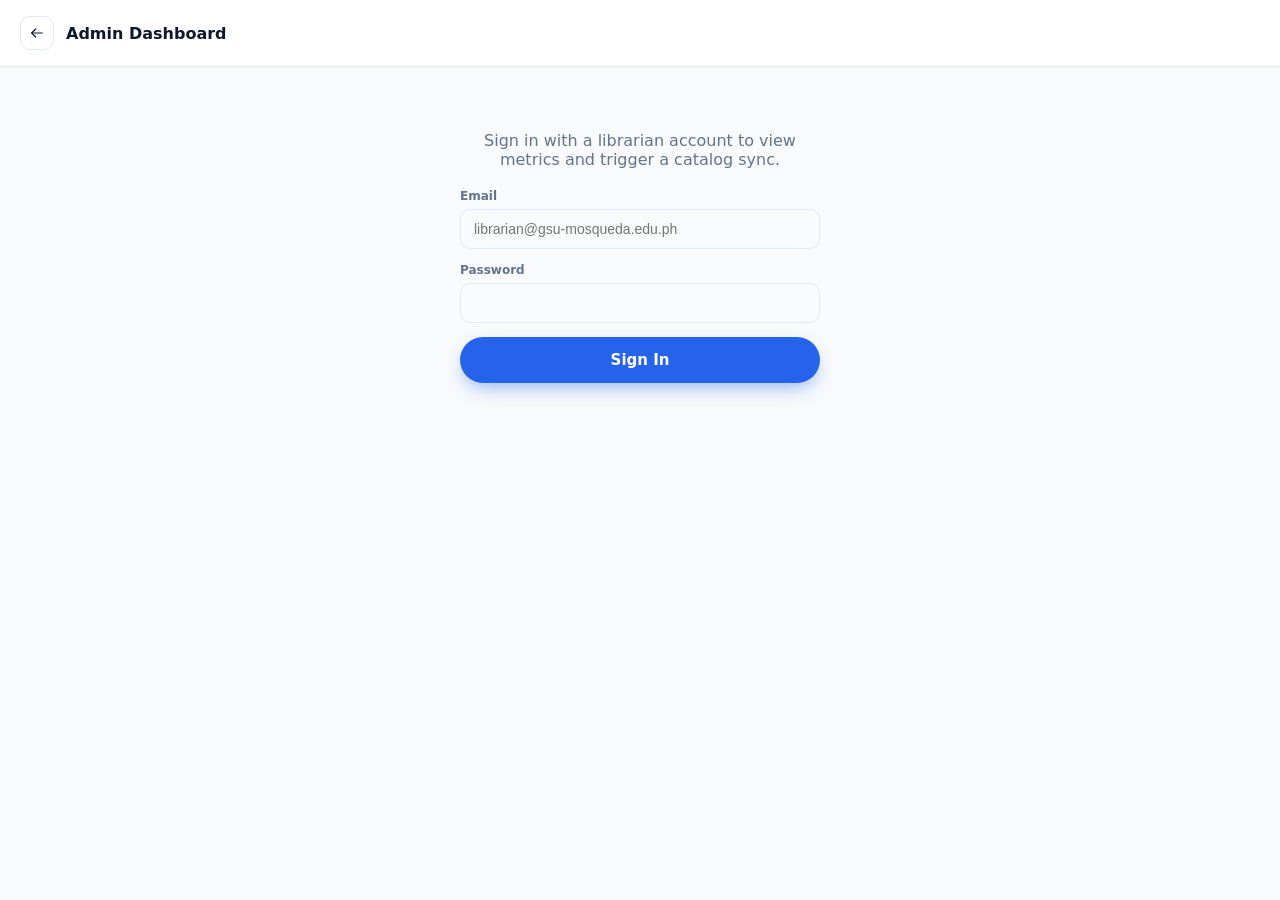
<file: frontend/admin/index.html>
<!DOCTYPE html>
<html lang="en">
<head>
<meta charset="UTF-8">
<meta name="viewport" content="width=device-width, initial-scale=1.0">
<title>ASKMQL — Admin</title>
<link rel="stylesheet" href="../css/tokens/colors.css">
<link rel="stylesheet" href="../css/tokens/typography.css">
<link rel="stylesheet" href="../css/tokens/spacing.css">
<link rel="stylesheet" href="../css/base/reset.css">
<link rel="stylesheet" href="../css/base/base.css">
<link rel="stylesheet" href="../css/layouts/page.css">
<link rel="stylesheet" href="../css/components/buttons.css">
<link rel="stylesheet" href="../css/components/forms.css">
<link rel="stylesheet" href="../css/themes/light.css">
<style>
  .metric-grid{display:grid; grid-template-columns:repeat(auto-fit,minmax(160px,1fr)); gap:12px; margin:20px 0;}
  .metric-card{background:var(--surface); border:1px solid var(--line); border-radius:14px; padding:16px;}
  .metric-card .n{font-family:var(--font-display); font-size:24px; font-weight:800; color:var(--primary);}
  .metric-card .l{font-size:12px; color:var(--muted); margin-top:4px;}
  .admin-form{display:flex; gap:8px; flex-wrap:wrap; margin-bottom:8px;}
  .admin-form input{flex:1; min-width:200px; padding:10px 12px; border-radius:10px; border:1px solid var(--line);}
  .admin-note{font-size:12.5px; color:var(--muted); margin-top:12px;}
  .admin-gate{max-width:360px; margin:40px auto; text-align:center;}
  .field{margin-bottom:14px;}
  .field label{display:block; font-size:12px; font-weight:600; color:var(--muted); margin-bottom:6px;}
  .field input{width:100%; padding:11px 13px; border-radius:10px; border:1px solid var(--line); font-size:14px; background:var(--bg); color:var(--ink);}
  .field input:focus{outline:none; border-color:var(--secondary); box-shadow:0 0 0 3px var(--accent);}
</style>
</head>
<body>

<div class="page">
  <header class="page-header">
    <a class="page-back" href="../chat.html"><span data-icon="arrow-left"></span></a>
    <h1>Admin Dashboard</h1>
    <div style="margin-left:auto; display:flex; align-items:center; gap:10px;">
      <span id="whoami" style="font-size:12px; color:var(--muted);"></span>
      <button class="icon-btn" id="signOutBtn" title="Sign out" style="display:none;"><span data-icon="logout"></span></button>
    </div>
  </header>
  <main class="page-body">

    <!-- Shown until a librarian is signed in -->
    <div class="admin-gate" id="gate">
      <p style="color:var(--muted); margin-bottom:20px;">Sign in with a librarian account to view metrics and trigger a catalog sync.</p>
      <div class="field" style="text-align:left;"><label>Email</label><input type="email" id="emailInput" placeholder="librarian@gsu-mosqueda.edu.ph"></div>
      <div class="field" style="text-align:left;"><label>Password</label><input type="password" id="passwordInput"></div>
      <button class="btn-primary" id="loginBtn" style="width:100%; justify-content:center;">Sign In</button>
      <div class="admin-note" id="gateError" style="color:var(--unavailable);"></div>
    </div>

    <!-- Shown once signed in as a librarian -->
    <div id="dashboard" style="display:none;">
      <p style="color:var(--muted);">
        Aggregate query metrics from <code>services/analytics/metrics.py</code>,
        via <code>GET /api/v1/admin/metrics</code>. This always calls the real
        backend directly (there's no offline/dummy mode for admin data) —
        start it per <code>backend/README.md</code> first.
      </p>

      <div class="admin-form">
        <input type="text" id="apiBase" placeholder="API base URL" value="http://localhost:5000/api/v1">
        <button class="btn-primary" id="loadBtn" style="padding:10px 20px;">Load metrics</button>
      </div>

      <div class="metric-grid" id="metricGrid" style="display:none;">
        <div class="metric-card"><div class="n" id="mCount">–</div><div class="l">Logged queries</div></div>
        <div class="metric-card"><div class="n" id="mLatency">–</div><div class="l">Avg latency (ms)</div></div>
        <div class="metric-card"><div class="n" id="mZero">–</div><div class="l">Zero-result rate</div></div>
      </div>
      <div id="topIntents"></div>
      <div id="errorMsg" style="color:var(--unavailable); margin-top:12px;"></div>

      <div class="admin-form" style="margin-top:32px;">
        <button class="btn-outline" id="syncBtn" style="max-width:220px;"><span data-icon="database"></span> Trigger catalog sync</button>
      </div>
    </div>
  </main>
</div>

<script src="../js/core/constants.js"></script>
<script src="../js/core/dom.js"></script>
<script src="../js/core/icons.js"></script>
<script src="../js/state/catalog-data.js"></script>
<script src="../js/state/demo-users.js"></script>
<script src="../js/state/store.js"></script>
<script src="../js/api/client.js"></script>
<script src="../js/api/auth.js"></script>
<script>
(function () {
  var icons = ASKMQL.core.icons;
  icons.injectIconSprite();
  document.querySelectorAll("[data-icon]").forEach(function (el) {
    el.innerHTML = icons.icon(el.getAttribute("data-icon"));
  });

  var gate = document.getElementById("gate");
  var dashboard = document.getElementById("dashboard");
  var signOutBtn = document.getElementById("signOutBtn");

  function showSignedIn(user) {
    gate.style.display = "none";
    dashboard.style.display = "block";
    signOutBtn.style.display = "flex";
    document.getElementById("whoami").textContent = "Signed in as " + user.name;
  }
  function showGate() {
    gate.style.display = "block";
    dashboard.style.display = "none";
    signOutBtn.style.display = "none";
    document.getElementById("whoami").textContent = "";
  }

  // Reflects this page load's session -- see js/state/store.js on why
  // that's the whole story in offline mode, and a real persistent
  // cookie once ASKMQL.core.constants.USE_API is true.
  var existing = ASKMQL.state.store.getSession();
  if (existing && existing.role === "librarian") showSignedIn(existing);
  else showGate();

  document.getElementById("loginBtn").addEventListener("click", function () {
    var errEl = document.getElementById("gateError");
    errEl.textContent = "";
    ASKMQL.api.auth.login(
      document.getElementById("emailInput").value.trim(),
      document.getElementById("passwordInput").value,
      "librarian"
    ).then(showSignedIn).catch(function (err) { errEl.textContent = err.message; });
  });

  signOutBtn.addEventListener("click", function () {
    ASKMQL.api.auth.logout().then(showGate);
  });

  function headers() {
    // The session cookie (see js/api/client.js) is what actually
    // authorizes admin calls now -- credentials:"include" carries it
    // automatically, no header needed here.
    return {};
  }
  function base() { return document.getElementById("apiBase").value.replace(/\/$/, ""); }
  function showError(msg) { document.getElementById("errorMsg").textContent = msg; }

  document.getElementById("loadBtn").addEventListener("click", function () {
    showError("");
    fetch(base() + "/admin/metrics", { headers: headers(), credentials: "include" })
      .then(function (res) {
        if (!res.ok) throw new Error("Request failed (" + res.status + "). Make sure you're signed in as a librarian and the API base URL is correct.");
        return res.json();
      })
      .then(function (data) {
        document.getElementById("metricGrid").style.display = "grid";
        document.getElementById("mCount").textContent = data.count;
        document.getElementById("mLatency").textContent = data.avg_latency_ms;
        document.getElementById("mZero").textContent = (data.zero_result_rate * 100).toFixed(1) + "%";
        document.getElementById("topIntents").innerHTML = (data.top_intents || [])
          .map(function (i) { return "<div>" + i.intent + ": " + i.count + "</div>"; }).join("");
      })
      .catch(function (err) { showError(err.message); });
  });

  document.getElementById("syncBtn").addEventListener("click", function () {
    showError("");
    fetch(base() + "/admin/sync-catalog", { method: "POST", headers: headers(), credentials: "include" })
      .then(function (res) {
        if (!res.ok) throw new Error("Request failed (" + res.status + "). Make sure you're signed in as a librarian.");
        return res.json();
      })
      .then(function (data) { alert("Synced " + data.synced + " records."); })
      .catch(function (err) { showError(err.message); });
  });
})();
</script>
</body>
</html>
</file>
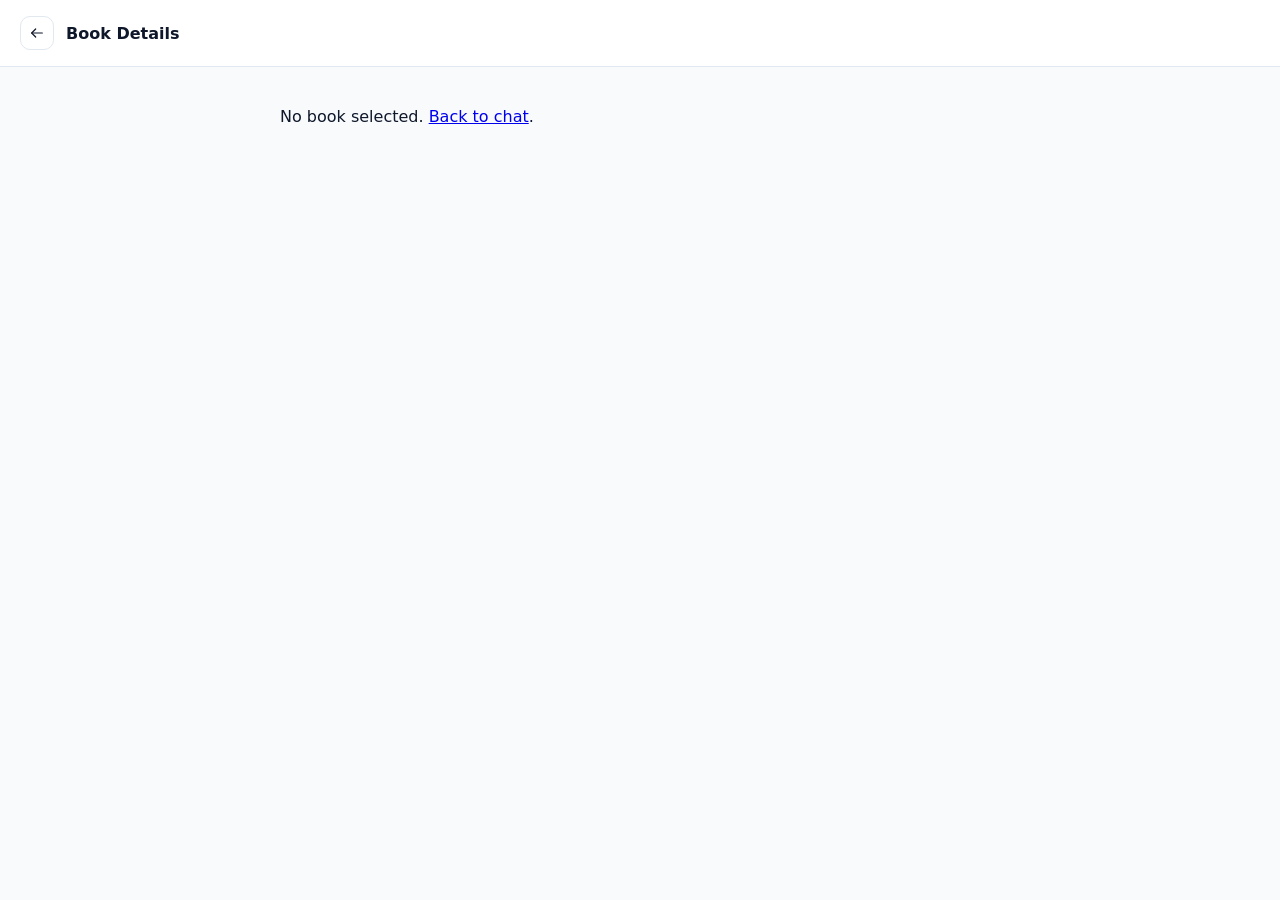
<file: frontend/book.html>
<!DOCTYPE html>
<html lang="en">
<head>
<meta charset="UTF-8">
<meta name="viewport" content="width=device-width, initial-scale=1.0">
<title>ASKMQL — Book Details</title>
<link rel="stylesheet" href="css/tokens/colors.css">
<link rel="stylesheet" href="css/tokens/typography.css">
<link rel="stylesheet" href="css/tokens/spacing.css">
<link rel="stylesheet" href="css/base/reset.css">
<link rel="stylesheet" href="css/base/base.css">
<link rel="stylesheet" href="css/layouts/page.css">
<link rel="stylesheet" href="css/components/buttons.css">
<link rel="stylesheet" href="css/components/cards.css">
<link rel="stylesheet" href="css/components/modals.css">
<link rel="stylesheet" href="css/themes/light.css">
<link rel="stylesheet" href="css/themes/dark.css">
</head>
<body>

<div class="page">
  <header class="page-header">
    <a class="page-back" href="chat.html"><span data-icon="arrow-left"></span></a>
    <h1>Book Details</h1>
  </header>
  <main class="page-body" id="bookBody">
    <p style="color:var(--muted);">Loading…</p>
  </main>
</div>

<script src="js/core/constants.js"></script>
<script src="js/core/dom.js"></script>
<script src="js/core/icons.js"></script>
<script src="js/state/catalog-data.js"></script>
<script src="js/state/store.js"></script>
<script src="js/api/client.js"></script>
<script src="js/api/books.js"></script>
<script src="js/components/book-card.js"></script>
<script>
(function () {
  var icons = ASKMQL.core.icons;
  icons.injectIconSprite();
  document.querySelectorAll("[data-icon]").forEach(function (el) {
    el.innerHTML = icons.icon(el.getAttribute("data-icon"));
  });

  var id = new URLSearchParams(window.location.search).get("id");
  var body = document.getElementById("bookBody");
  var icon = icons.icon;
  var esc = ASKMQL.core.dom.escapeHtml;

  if (!id) {
    body.innerHTML = "<p>No book selected. <a href='chat.html'>Back to chat</a>.</p>";
    return;
  }

  ASKMQL.api.books.getBook(id).then(function (book) {
    if (!book) {
      body.innerHTML = "<p>Book not found. <a href='chat.html'>Back to chat</a>.</p>";
      return;
    }
    var related = (book.related || []).map(function (rid) {
      return ASKMQL.state.catalogData.getBook(rid);
    }).filter(Boolean);

    body.innerHTML = ''
      + '<div class="details-top" style="border:1px solid var(--line); border-radius:20px; background:var(--surface);">'
      + '  <div class="details-cover" style="background:' + book.color + '">' + icon(book.icon, 'style="width:44px;height:44px;"') + '</div>'
      + '  <div class="details-headings">'
      + '    <h2>' + esc(book.title) + '</h2>'
      + '    <p class="auth">' + esc(book.author) + '</p>'
      + '    <span class="badge ' + (book.available ? "available" : "unavailable") + '">' + (book.available ? "Available" : "Checked out") + '</span>'
      + '  </div>'
      + '</div>'
      + '<div class="details-body" style="border:1px solid var(--line); border-top:none; border-radius:0 0 20px 20px; background:var(--surface); margin-top:-1px;">'
      + '  <div class="detail-grid">'
      + '    <div class="detail-field"><div class="label">Genre</div><div class="val">' + esc(book.category) + '</div></div>'
      + '    <div class="detail-field"><div class="label">Publication Year</div><div class="val">' + esc(book.year) + '</div></div>'
      + '    <div class="detail-field"><div class="label">ISBN</div><div class="val">' + esc(book.isbn) + '</div></div>'
      + '    <div class="detail-field"><div class="label">Shelf Location</div><div class="val">' + esc(book.location) + '</div></div>'
      + '  </div>'
      + '  <div><div class="detail-field"><div class="label">Description</div></div><p class="detail-desc">' + esc(book.desc || book.description) + '</p></div>'
      + '  <div><div class="detail-field"><div class="label">Related Books</div></div><div class="related-row">' + related.map(ASKMQL.components.bookCard.relatedChip).join("") + '</div></div>'
      + '</div>'
      + '<div class="details-actions" style="padding-top:16px;">'
      + '  <a class="btn-outline" href="chat.html">' + icon("arrow-left") + ' Back to Chat</a>'
      + '  <a class="btn-outline solid" href="chat.html?ask=' + encodeURIComponent(book.title) + '">' + icon("comments") + ' Ask AI About This Book</a>'
      + '</div>';
  });
})();
</script>
</body>
</html>
</file>
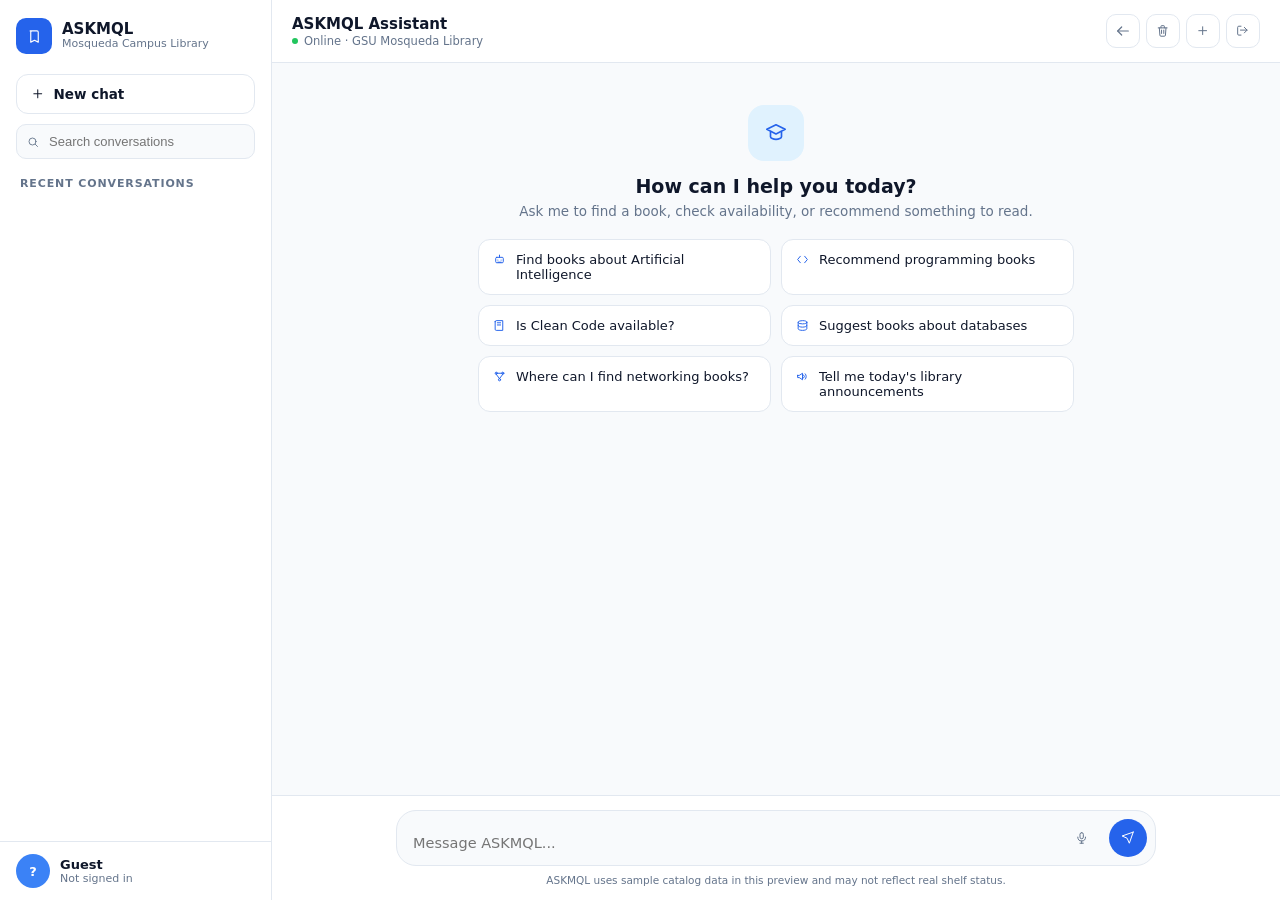
<file: frontend/chat.html>
<!DOCTYPE html>
<html lang="en">
<head>
<meta charset="UTF-8">
<meta name="viewport" content="width=device-width, initial-scale=1.0">
<title>ASKMQL — Chat</title>
<link rel="stylesheet" href="css/tokens/colors.css">
<link rel="stylesheet" href="css/tokens/typography.css">
<link rel="stylesheet" href="css/tokens/spacing.css">
<link rel="stylesheet" href="css/base/reset.css">
<link rel="stylesheet" href="css/base/base.css">
<link rel="stylesheet" href="css/layouts/app-shell.css">
<link rel="stylesheet" href="css/components/buttons.css">
<link rel="stylesheet" href="css/components/cards.css">
<link rel="stylesheet" href="css/components/chat.css">
<link rel="stylesheet" href="css/components/sidebar.css">
<link rel="stylesheet" href="css/components/composer.css">
<link rel="stylesheet" href="css/components/modals.css">
<link rel="stylesheet" href="css/themes/light.css">
<link rel="stylesheet" href="css/themes/dark.css">
</head>
<body>

<div id="app">
  <div class="app-shell">
    <div class="sidebar-backdrop" id="backdrop"></div>

    <aside class="sidebar" id="sidebar">
      <div class="sidebar-brand">
        <div class="brand-mark" data-icon="book-bookmark"></div>
        <div class="brand-text">ASKMQL<span>Mosqueda Campus Library</span></div>
      </div>
      <button class="new-chat-btn" id="newChatBtn"><span data-icon="plus"></span> New chat</button>
      <div class="sidebar-search">
        <span data-icon="search"></span>
        <input type="text" placeholder="Search conversations" id="convSearch">
      </div>
      <div class="history-label">Recent conversations</div>
      <div class="history-list" id="historyList"></div>
      <a class="sidebar-profile" href="profile.html">
        <div class="avatar" id="sidebarAvatar"></div>
        <div>
          <div class="who" id="sidebarName"></div>
          <div class="role" id="sidebarRole"></div>
        </div>
      </a>
    </aside>

    <div class="chat-col">
      <header class="chat-header">
        <button class="menu-toggle" id="menuToggle"><span data-icon="bars"></span></button>
        <div>
          <h2>ASKMQL Assistant</h2>
          <div class="sub"><span class="status-dot"></span> Online · GSU Mosqueda Library</div>
        </div>
        <div class="header-actions">
          <a class="icon-btn" href="history.html" title="Conversation history"><span data-icon="arrow-left"></span></a>
          <button class="icon-btn" id="clearBtn" title="Clear conversation"><span data-icon="trash"></span></button>
          <button class="icon-btn" id="newChatIconBtn" title="New chat"><span data-icon="plus"></span></button>
          <button class="icon-btn" id="signOutBtn" title="Sign out"><span data-icon="logout"></span></button>
        </div>
      </header>

      <div class="messages" id="messages">
        <div class="empty-state" id="emptyState">
          <div class="emoji" data-icon="graduation-cap"></div>
          <h3>How can I help you today?</h3>
          <p>Ask me to find a book, check availability, or recommend something to read.</p>
          <div class="prompt-grid">
            <button class="prompt-card" data-prompt="Find books about Artificial Intelligence"><span data-icon="robot"></span> Find books about Artificial Intelligence</button>
            <button class="prompt-card" data-prompt="Recommend programming books"><span data-icon="code"></span> Recommend programming books</button>
            <button class="prompt-card" data-prompt="Is Clean Code available?"><span data-icon="book"></span> Is Clean Code available?</button>
            <button class="prompt-card" data-prompt="Suggest books about databases"><span data-icon="database"></span> Suggest books about databases</button>
            <button class="prompt-card" data-prompt="Where can I find networking books?"><span data-icon="network-wired"></span> Where can I find networking books?</button>
            <button class="prompt-card" data-prompt="Tell me today's library announcements"><span data-icon="bullhorn"></span> Tell me today's library announcements</button>
          </div>
        </div>
        <div class="messages-inner" id="messagesInner"></div>
      </div>

      <div class="composer-wrap">
        <div class="composer">
          <textarea id="composerInput" rows="1" placeholder="Message ASKMQL..."></textarea>
          <button class="round-btn voice" title="Voice input (coming soon)"><span data-icon="microphone"></span></button>
          <button class="round-btn send" id="sendBtn" title="Send"><span data-icon="send"></span></button>
        </div>
        <div class="composer-hint">
          <span id="modeHint">ASKMQL uses sample catalog data in this preview and may not reflect real shelf status.</span>
        </div>
      </div>
    </div>
  </div>
</div>

<!-- Book details overlay -->
<div class="details-overlay" id="detailsOverlay">
  <div class="details-panel" id="detailsPanel"></div>
</div>

<script src="js/core/constants.js"></script>
<script src="js/core/dom.js"></script>
<script src="js/core/icons.js"></script>
<script src="js/state/catalog-data.js"></script>
<script src="js/state/demo-users.js"></script>
<script src="js/state/store.js"></script>
<script src="js/api/client.js"></script>
<script src="js/api/auth.js"></script>
<script src="js/api/books.js"></script>
<script src="js/api/announcements.js"></script>
<script src="js/api/conversations.js"></script>
<script src="js/api/chat.js"></script>
<script src="js/api/feedback.js"></script>
<script src="js/ui/toast.js"></script>
<script src="js/ui/modal.js"></script>
<script src="js/ui/theme.js"></script>
<script src="js/ui/auth-guard.js"></script>
<script src="js/components/book-card.js"></script>
<script src="js/components/message.js"></script>
<script src="js/components/sidebar.js"></script>
<script src="js/components/composer.js"></script>
<script>
(function () {
  var icons = ASKMQL.core.icons;
  icons.injectIconSprite();
  document.querySelectorAll("[data-icon]").forEach(function (el) {
    el.innerHTML = icons.icon(el.getAttribute("data-icon"));
  });

  if (!ASKMQL.core.constants.USE_API) {
    document.getElementById("modeHint").textContent =
      "Running fully offline on sample catalog data — no server needed.";
  }

  var messagesInner = document.getElementById("messagesInner");
  var emptyState = document.getElementById("emptyState");
  var historyList = document.getElementById("historyList");
  var sidebar = document.getElementById("sidebar");
  var backdrop = document.getElementById("backdrop");

  function renderIdentity(user) {
    document.getElementById("sidebarAvatar").textContent = user ? user.avatar_initials : "?";
    document.getElementById("sidebarName").textContent = user ? user.name : "Guest";
    document.getElementById("sidebarRole").textContent = user ? (user.department || user.role) : "Not signed in";
  }
  renderIdentity(ASKMQL.state.store.getSession());
  ASKMQL.ui.authGuard.requireSession().then(renderIdentity);

  document.getElementById("signOutBtn").addEventListener("click", function () {
    ASKMQL.api.auth.logout().then(function () {
      window.location.href = "login.html";
    });
  });

  function toggleSidebar(open) {
    sidebar.classList.toggle("open", open);
    backdrop.classList.toggle("open", open);
  }
  backdrop.addEventListener("click", function () { toggleSidebar(false); });
  document.getElementById("menuToggle").addEventListener("click", function () { toggleSidebar(true); });

  function refreshHistory() {
    ASKMQL.api.conversations.list().then(function (conversations) {
      ASKMQL.components.sidebar.renderHistory(historyList, conversations, ASKMQL.state.store.getActiveId(), {
        onSelect: function (id) { loadConversation(id); toggleSidebar(false); },
        onRename: function (id, currentTitle) {
          var name = prompt("Rename conversation", currentTitle);
          if (name) ASKMQL.api.conversations.rename(id, name).then(refreshHistory);
        },
        onDelete: function (id) {
          ASKMQL.api.conversations.remove(id).then(function () {
            if (ASKMQL.state.store.getActiveId() === id) startNewChat();
            else refreshHistory();
          });
        }
      });
    });
  }

  function loadConversation(id) {
    ASKMQL.state.store.setActiveId(id);
    messagesInner.innerHTML = "";
    ASKMQL.api.conversations.messages(id).then(function (messages) {
      emptyState.style.display = messages.length ? "none" : "block";
      messages.forEach(function (m) {
        ASKMQL.components.message.render(messagesInner, m.role, m.html || m.content);
      });
    });
    refreshHistory();
  }

  function startNewChat() {
    ASKMQL.api.conversations.create("New conversation").then(function (conv) {
      ASKMQL.state.store.setActiveId(conv.id);
      messagesInner.innerHTML = "";
      emptyState.style.display = "block";
      refreshHistory();
    });
    toggleSidebar(false);
  }

  document.getElementById("newChatBtn").addEventListener("click", startNewChat);
  document.getElementById("newChatIconBtn").addEventListener("click", startNewChat);
  document.getElementById("clearBtn").addEventListener("click", function () {
    messagesInner.innerHTML = "";
    emptyState.style.display = "block";
  });

  document.getElementById("convSearch").addEventListener("input", function (e) {
    var q = e.target.value.toLowerCase();
    Array.from(historyList.children).forEach(function (el, i) {
      var title = el.querySelector(".htitle").textContent.toLowerCase();
      el.style.display = title.indexOf(q) !== -1 ? "flex" : "none";
    });
  });

  function send(text) {
    emptyState.style.display = "none";
    ASKMQL.components.message.render(messagesInner, "user", ASKMQL.core.dom.escapeHtml(text));
    var typingEl = ASKMQL.components.message.showTyping(messagesInner);
    document.getElementById("messages").scrollTop = document.getElementById("messages").scrollHeight;

    ASKMQL.api.chat.sendMessage(text, ASKMQL.state.store.getActiveId()).then(function (result) {
      ASKMQL.components.message.hideTyping(messagesInner);

      var html = ASKMQL.core.dom.escapeHtml(result.reply);
      if (result.announcements && result.announcements.length) {
        html += "<ul style='margin:8px 0 0;padding-left:18px;'>" +
          result.announcements.map(function (a) { return "<li>" + ASKMQL.core.dom.escapeHtml(a) + "</li>"; }).join("") +
          "</ul>";
      } else if (result.books && result.books.length) {
        html += ASKMQL.components.bookCard.grid(result.books);
      }

      ASKMQL.components.message.render(messagesInner, "ai", html);
      document.getElementById("messages").scrollTop = document.getElementById("messages").scrollHeight;
      refreshHistory();
    });
  }

  ASKMQL.components.composer.wire(
    document.getElementById("composerInput"),
    document.getElementById("sendBtn"),
    send
  );

  document.querySelectorAll(".prompt-card").forEach(function (btn) {
    btn.addEventListener("click", function () { send(btn.getAttribute("data-prompt")); });
  });

  // Book details modal (opened from book cards rendered inline in chat)
  ASKMQL.components.bookCard.openDetailsCallback = function (bookId) {
    ASKMQL.api.books.getBook(bookId).then(function (book) {
      var related = (book.related || []).map(function (rid) {
        return ASKMQL.state.catalogData.getBook(rid);
      }).filter(Boolean);

      var icon = ASKMQL.core.icons.icon;
      var esc = ASKMQL.core.dom.escapeHtml;

      document.getElementById("detailsPanel").innerHTML = ''
        + '<div class="details-top">'
        + '  <button class="details-close" id="detailsCloseBtn">' + icon("xmark") + '</button>'
        + '  <div class="details-cover" style="background:' + book.color + '">' + icon(book.icon, 'style="width:44px;height:44px;"') + '</div>'
        + '  <div class="details-headings">'
        + '    <h2>' + esc(book.title) + '</h2>'
        + '    <p class="auth">' + esc(book.author) + '</p>'
        + '    <span class="badge ' + (book.available ? "available" : "unavailable") + '">' + (book.available ? "Available" : "Checked out") + '</span>'
        + '  </div>'
        + '</div>'
        + '<div class="details-body">'
        + '  <div class="detail-grid">'
        + '    <div class="detail-field"><div class="label">Genre</div><div class="val">' + esc(book.category) + '</div></div>'
        + '    <div class="detail-field"><div class="label">Publication Year</div><div class="val">' + esc(book.year) + '</div></div>'
        + '    <div class="detail-field"><div class="label">ISBN</div><div class="val">' + esc(book.isbn) + '</div></div>'
        + '    <div class="detail-field"><div class="label">Shelf Location</div><div class="val">' + esc(book.location) + '</div></div>'
        + '  </div>'
        + '  <div><div class="detail-field"><div class="label">Description</div></div><p class="detail-desc">' + esc(book.desc || book.description) + '</p></div>'
        + '  <div><div class="detail-field"><div class="label">Related Books</div></div><div class="related-row">' + related.map(ASKMQL.components.bookCard.relatedChip).join("") + '</div></div>'
        + '</div>'
        + '<div class="details-actions">'
        + '  <button class="btn-outline" id="detailsBackBtn">' + icon("arrow-left") + ' Back to Chat</button>'
        + '  <button class="btn-outline solid" id="detailsAskBtn">' + icon("comments") + ' Ask AI About This Book</button>'
        + '</div>';

      var overlay = document.getElementById("detailsOverlay");
      ASKMQL.ui.modal.open(overlay);
      document.getElementById("detailsCloseBtn").addEventListener("click", function () { ASKMQL.ui.modal.close(overlay); });
      document.getElementById("detailsBackBtn").addEventListener("click", function () { ASKMQL.ui.modal.close(overlay); });
      document.getElementById("detailsAskBtn").addEventListener("click", function () {
        ASKMQL.ui.modal.close(overlay);
        send('Tell me more about "' + book.title + '"');
      });
    });
  };

  refreshHistory();
  loadConversation(ASKMQL.state.store.getActiveId());

  var askParam = new URLSearchParams(window.location.search).get("ask");
  if (askParam) {
    send('Tell me more about "' + askParam + '"');
    window.history.replaceState({}, "", "chat.html");
  }
})();
</script>
</body>
</html>
</file>
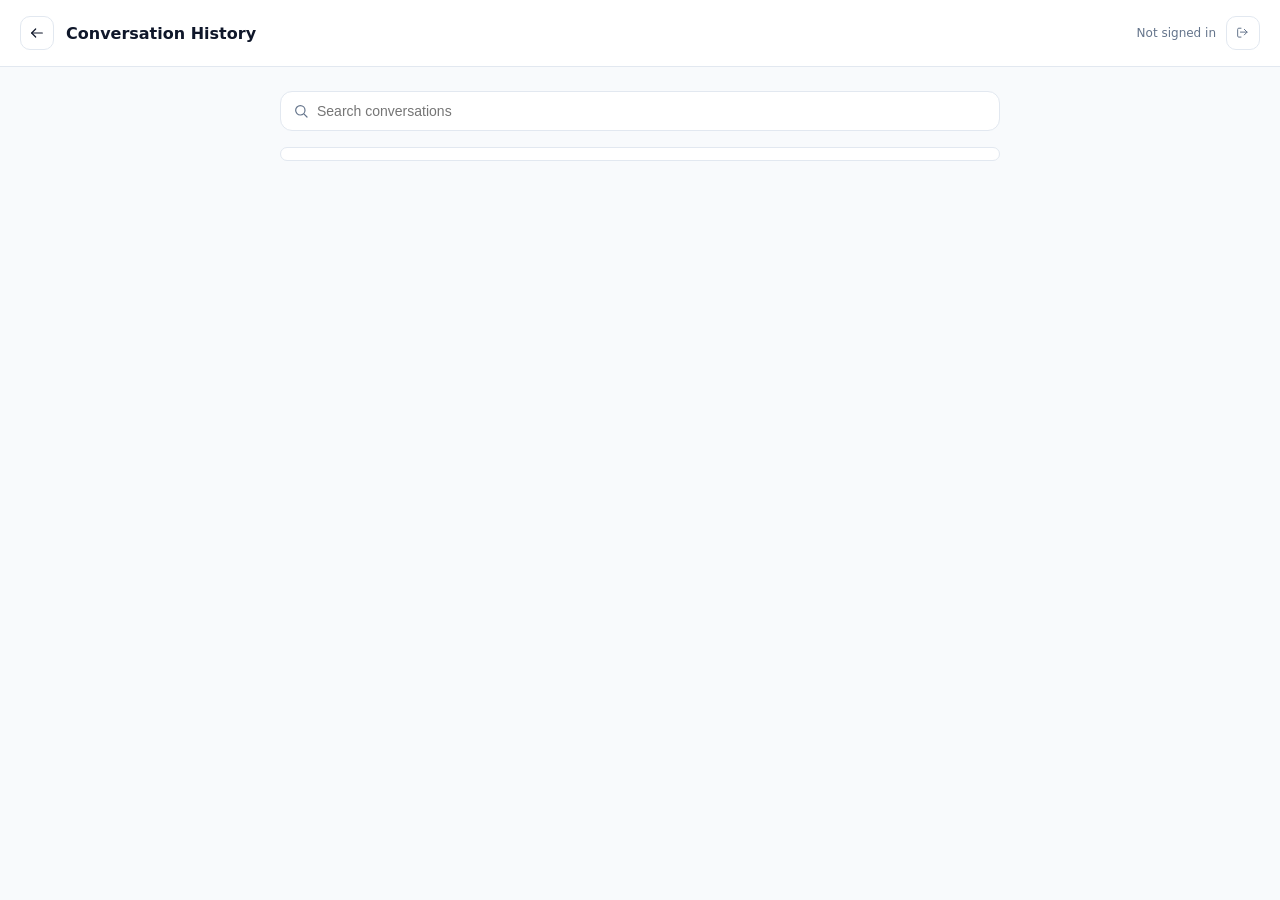
<file: frontend/history.html>
<!DOCTYPE html>
<html lang="en">
<head>
<meta charset="UTF-8">
<meta name="viewport" content="width=device-width, initial-scale=1.0">
<title>ASKMQL — Conversation History</title>
<link rel="stylesheet" href="css/tokens/colors.css">
<link rel="stylesheet" href="css/tokens/typography.css">
<link rel="stylesheet" href="css/tokens/spacing.css">
<link rel="stylesheet" href="css/base/reset.css">
<link rel="stylesheet" href="css/base/base.css">
<link rel="stylesheet" href="css/layouts/page.css">
<link rel="stylesheet" href="css/components/buttons.css">
<link rel="stylesheet" href="css/components/sidebar.css">
<link rel="stylesheet" href="css/themes/light.css">
<link rel="stylesheet" href="css/themes/dark.css">
<style>
  /* history.html reuses .history-item styling but as a full-width list
     rather than a narrow sidebar. */
  #historyList{ background:var(--surface); border:1px solid var(--line); border-radius:16px; padding:6px; }
  #historyList .history-item{ padding:12px 10px; }
  .history-search{ position:relative; margin-bottom:16px; }
  .history-search .icon{ position:absolute; left:13px; top:50%; transform:translateY(-50%); color:var(--muted); }
  .history-search input{
    width:100%; padding:11px 14px 11px 36px; border-radius:12px; border:1px solid var(--line);
    background:var(--surface); font-size:14px; color:var(--ink);
  }
</style>
</head>
<body>

<div class="page">
  <header class="page-header">
    <a class="page-back" href="chat.html"><span data-icon="arrow-left"></span></a>
    <h1>Conversation History</h1>
    <div style="margin-left:auto; display:flex; align-items:center; gap:10px;">
      <span id="whoami" style="font-size:12px; color:var(--muted);"></span>
      <button class="icon-btn" id="signOutBtn" title="Sign out"><span data-icon="logout"></span></button>
    </div>
  </header>
  <main class="page-body">
    <div class="history-search">
      <span data-icon="search"></span>
      <input type="text" placeholder="Search conversations" id="convSearch">
    </div>
    <div id="historyList"></div>
  </main>
</div>

<script src="js/core/constants.js"></script>
<script src="js/core/dom.js"></script>
<script src="js/core/icons.js"></script>
<script src="js/state/catalog-data.js"></script>
<script src="js/state/demo-users.js"></script>
<script src="js/state/store.js"></script>
<script src="js/api/client.js"></script>
<script src="js/api/auth.js"></script>
<script src="js/api/conversations.js"></script>
<script src="js/components/sidebar.js"></script>
<script src="js/ui/auth-guard.js"></script>
<script>
(function () {
  var icons = ASKMQL.core.icons;
  icons.injectIconSprite();
  document.querySelectorAll("[data-icon]").forEach(function (el) {
    el.innerHTML = icons.icon(el.getAttribute("data-icon"));
  });

  var list = document.getElementById("historyList");

  function renderIdentity(user) {
    document.getElementById("whoami").textContent = user ? ("Signed in as " + user.name) : "Not signed in";
  }
  renderIdentity(ASKMQL.state.store.getSession());
  ASKMQL.ui.authGuard.requireSession().then(renderIdentity);

  document.getElementById("signOutBtn").addEventListener("click", function () {
    ASKMQL.api.auth.logout().then(function () { window.location.href = "login.html"; });
  });

  function refresh() {
    ASKMQL.api.conversations.list().then(function (conversations) {
      if (!conversations.length) {
        list.innerHTML = "<p style='color:var(--muted);padding:16px;'>No conversations yet — start one from the chat screen.</p>";
        return;
      }
      ASKMQL.components.sidebar.renderHistory(list, conversations, ASKMQL.state.store.getActiveId(), {
        onSelect: function (id) {
          ASKMQL.state.store.setActiveId(id);
          window.location.href = "chat.html";
        },
        onRename: function (id, currentTitle) {
          var name = prompt("Rename conversation", currentTitle);
          if (name) ASKMQL.api.conversations.rename(id, name).then(refresh);
        },
        onDelete: function (id) {
          ASKMQL.api.conversations.remove(id).then(refresh);
        }
      });
    });
  }

  document.getElementById("convSearch").addEventListener("input", function (e) {
    var q = e.target.value.toLowerCase();
    Array.from(list.children).forEach(function (el) {
      var titleEl = el.querySelector(".htitle");
      if (!titleEl) return;
      el.style.display = titleEl.textContent.toLowerCase().indexOf(q) !== -1 ? "flex" : "none";
    });
  });

  refresh();
})();
</script>
</body>
</html>
</file>
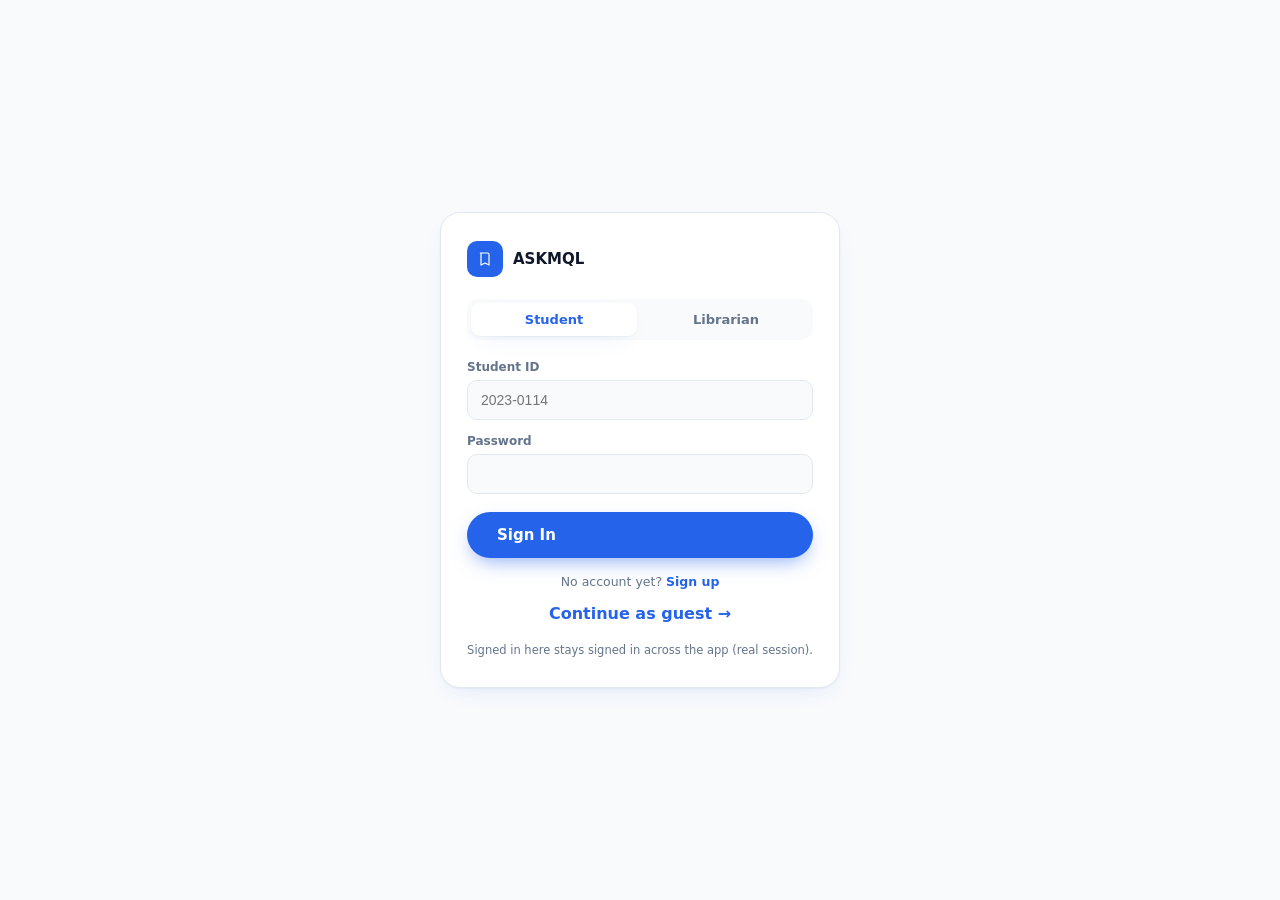
<file: frontend/login.html>
<!DOCTYPE html>
<html lang="en">
<head>
<meta charset="UTF-8">
<meta name="viewport" content="width=device-width, initial-scale=1.0">
<title>ASKMQL — Sign In</title>
<link rel="stylesheet" href="css/tokens/colors.css">
<link rel="stylesheet" href="css/tokens/typography.css">
<link rel="stylesheet" href="css/tokens/spacing.css">
<link rel="stylesheet" href="css/base/reset.css">
<link rel="stylesheet" href="css/base/base.css">
<link rel="stylesheet" href="css/layouts/page.css">
<link rel="stylesheet" href="css/components/buttons.css">
<link rel="stylesheet" href="css/components/forms.css">
<link rel="stylesheet" href="css/themes/light.css">
<link rel="stylesheet" href="css/themes/dark.css">
<style>
  .auth-wrap{min-height:100vh; display:flex; align-items:center; justify-content:center; padding:24px; background:var(--bg);}
  .auth-card{width:100%; max-width:400px; background:var(--surface); border:1px solid var(--line); border-radius:20px; padding:28px 26px; box-shadow:var(--shadow);}
  .auth-brand{display:flex; align-items:center; gap:10px; margin-bottom:22px;}
  .auth-brand .brand-mark{width:36px; height:36px; border-radius:10px; background:var(--primary); color:#fff; display:flex; align-items:center; justify-content:center; flex-shrink:0;}
  .auth-brand strong{font-family:var(--font-display); font-size:15px;}
  .auth-tabs{display:flex; gap:6px; background:var(--bg); border-radius:12px; padding:4px; margin-bottom:20px;}
  .auth-tab{flex:1; text-align:center; padding:9px; border-radius:9px; font-size:13px; font-weight:600; cursor:pointer; border:none; background:none; color:var(--muted);}
  .auth-tab.active{background:var(--surface); color:var(--primary); box-shadow:var(--shadow);}
  .field{margin-bottom:14px;}
  .field label{display:block; font-size:12px; font-weight:600; color:var(--muted); margin-bottom:6px;}
  .field input{width:100%; padding:11px 13px; border-radius:10px; border:1px solid var(--line); font-size:14px; background:var(--bg); color:var(--ink);}
  .field input:focus{outline:none; border-color:var(--secondary); box-shadow:0 0 0 3px var(--accent);}
  .auth-error{background:var(--unavailable-bg); color:var(--unavailable); font-size:12.5px; padding:9px 12px; border-radius:10px; margin-bottom:14px; display:none;}
  .auth-submit{width:100%; margin-top:4px;}
  .auth-switch{text-align:center; font-size:12.5px; color:var(--muted); margin-top:16px;}
  .auth-switch a, .auth-guest{color:var(--primary); font-weight:600; text-decoration:none; cursor:pointer; background:none; border:none; font-size:inherit;}
  .auth-hint{font-size:11.5px; color:var(--muted); margin-top:18px; text-align:center; line-height:1.5;}
  .form-view{display:none;}
  .form-view.active{display:block;}
</style>
</head>
<body>

<div class="auth-wrap">
  <div class="auth-card">
    <div class="auth-brand">
      <div class="brand-mark" data-icon="book-bookmark"></div>
      <strong>ASKMQL</strong>
    </div>

    <div class="auth-tabs">
      <button class="auth-tab active" data-role="student">Student</button>
      <button class="auth-tab" data-role="librarian">Librarian</button>
    </div>

    <div class="auth-error" id="authError"></div>

    <!-- Student: login -->
    <form class="form-view active" id="studentLoginForm" data-view="student-login">
      <div class="field"><label>Student ID</label><input type="text" id="studentIdInput" placeholder="2023-0114" required></div>
      <div class="field"><label>Password</label><input type="password" id="studentPasswordInput" required></div>
      <button type="submit" class="btn-primary auth-submit">Sign In</button>
      <div class="auth-switch">No account yet? <a id="showSignup">Sign up</a></div>
    </form>

    <!-- Student: signup -->
    <form class="form-view" id="studentSignupForm" data-view="student-signup">
      <div class="field"><label>Full Name</label><input type="text" id="signupName" required></div>
      <div class="field"><label>Student ID</label><input type="text" id="signupStudentId" placeholder="2023-0114" required></div>
      <div class="field"><label>Department</label><input type="text" id="signupDepartment" placeholder="BSIT"></div>
      <div class="field"><label>Password</label><input type="password" id="signupPassword" placeholder="At least 8 characters" required></div>
      <button type="submit" class="btn-primary auth-submit">Create Account</button>
      <div class="auth-switch">Already have an account? <a id="showLogin">Sign in</a></div>
    </form>

    <!-- Librarian: login -->
    <form class="form-view" id="librarianLoginForm" data-view="librarian-login">
      <div class="field"><label>Email</label><input type="email" id="librarianEmailInput" placeholder="librarian@gsu-mosqueda.edu.ph" required></div>
      <div class="field"><label>Password</label><input type="password" id="librarianPasswordInput" required></div>
      <button type="submit" class="btn-primary auth-submit">Sign In</button>
      <div class="auth-switch">Librarian accounts are provisioned by the library — contact an admin for access.</div>
    </form>

    <div style="text-align:center; margin-top:14px;">
      <button type="button" class="auth-guest" id="continueGuest">Continue as guest →</button>
    </div>

    <div class="auth-hint" id="modeHint"></div>
  </div>
</div>

<script src="js/core/constants.js"></script>
<script src="js/core/dom.js"></script>
<script src="js/core/icons.js"></script>
<script src="js/state/catalog-data.js"></script>
<script src="js/state/demo-users.js"></script>
<script src="js/state/store.js"></script>
<script src="js/api/client.js"></script>
<script src="js/api/auth.js"></script>
<script>
(function () {
  var icons = ASKMQL.core.icons;
  icons.injectIconSprite();
  document.querySelectorAll("[data-icon]").forEach(function (el) {
    el.innerHTML = icons.icon(el.getAttribute("data-icon"));
  });

  var modeHint = document.getElementById("modeHint");
  modeHint.textContent = ASKMQL.core.constants.USE_API
    ? "Signed in here stays signed in across the app (real session)."
    : "Running fully offline: demo student = 2023-0114 / student123, demo librarian = librarian@gsu-mosqueda.edu.ph / librarian123. Login only lasts for this page in offline mode.";

  var currentRole = "student";
  var currentView = "student-login";
  var errorBox = document.getElementById("authError");

  function showError(msg) {
    errorBox.textContent = msg;
    errorBox.style.display = msg ? "block" : "none";
  }

  function setView(view) {
    currentView = view;
    document.querySelectorAll(".form-view").forEach(function (f) {
      f.classList.toggle("active", f.getAttribute("data-view") === view);
    });
    showError("");
  }

  document.querySelectorAll(".auth-tab").forEach(function (tab) {
    tab.addEventListener("click", function () {
      document.querySelectorAll(".auth-tab").forEach(function (t) { t.classList.remove("active"); });
      tab.classList.add("active");
      currentRole = tab.getAttribute("data-role");
      setView(currentRole === "student" ? "student-login" : "librarian-login");
    });
  });

  document.getElementById("showSignup").addEventListener("click", function (e) { e.preventDefault(); setView("student-signup"); });
  document.getElementById("showLogin").addEventListener("click", function (e) { e.preventDefault(); setView("student-login"); });

  function goToApp(user) {
    window.location.href = user.role === "librarian" ? "admin/index.html" : "chat.html";
  }

  document.getElementById("studentLoginForm").addEventListener("submit", function (e) {
    e.preventDefault();
    showError("");
    ASKMQL.api.auth.login(
      document.getElementById("studentIdInput").value.trim(),
      document.getElementById("studentPasswordInput").value,
      "student"
    ).then(goToApp).catch(function (err) { showError(err.message); });
  });

  document.getElementById("librarianLoginForm").addEventListener("submit", function (e) {
    e.preventDefault();
    showError("");
    ASKMQL.api.auth.login(
      document.getElementById("librarianEmailInput").value.trim(),
      document.getElementById("librarianPasswordInput").value,
      "librarian"
    ).then(goToApp).catch(function (err) { showError(err.message); });
  });

  document.getElementById("studentSignupForm").addEventListener("submit", function (e) {
    e.preventDefault();
    showError("");
    ASKMQL.api.auth.signupStudent({
      name: document.getElementById("signupName").value.trim(),
      student_id: document.getElementById("signupStudentId").value.trim(),
      department: document.getElementById("signupDepartment").value.trim(),
      password: document.getElementById("signupPassword").value
    }).then(goToApp).catch(function (err) { showError(err.message); });
  });

  document.getElementById("continueGuest").addEventListener("click", function () {
    window.location.href = "chat.html";
  });
})();
</script>
</body>
</html>
</file>
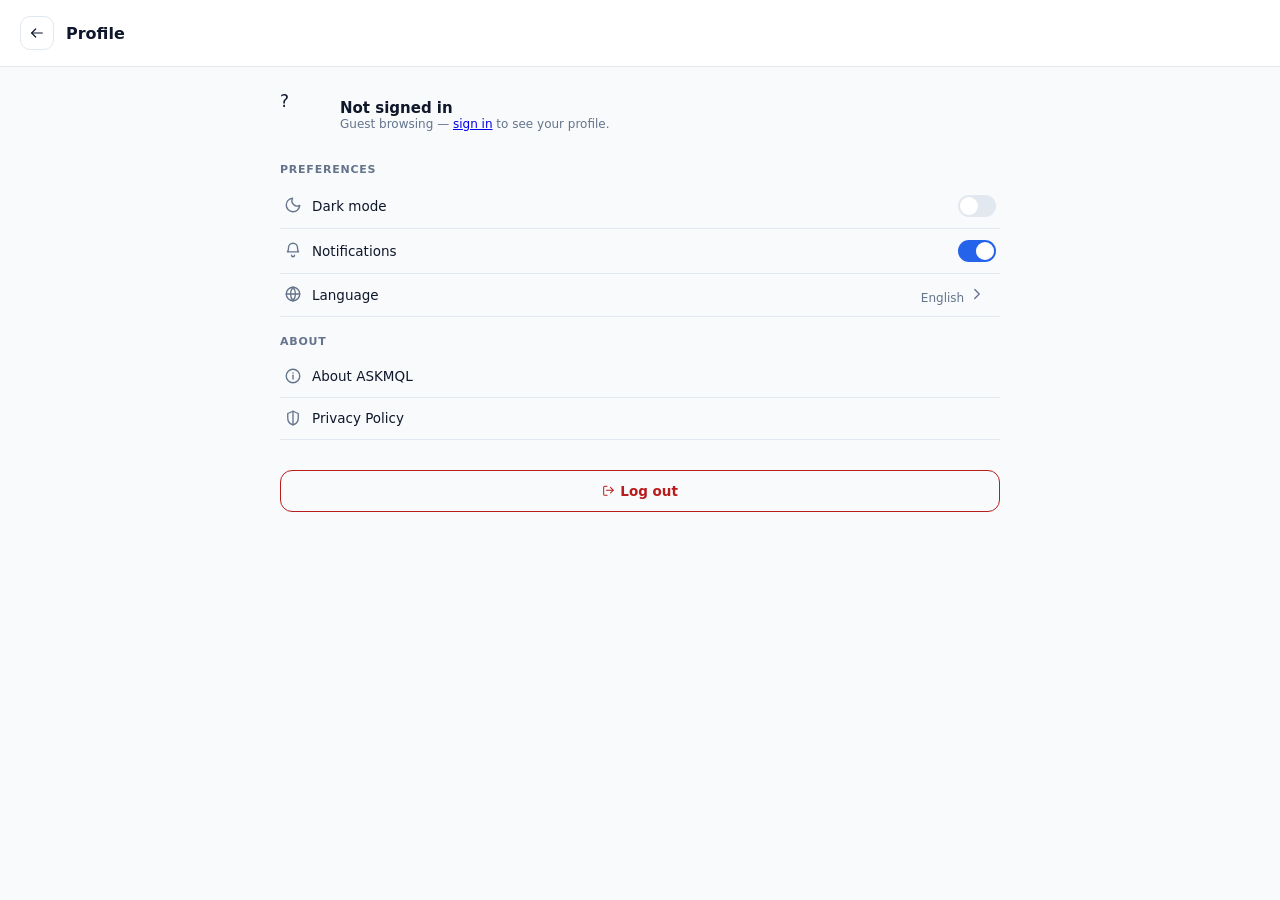
<file: frontend/profile.html>
<!DOCTYPE html>
<html lang="en">
<head>
<meta charset="UTF-8">
<meta name="viewport" content="width=device-width, initial-scale=1.0">
<title>ASKMQL — Profile</title>
<link rel="stylesheet" href="css/tokens/colors.css">
<link rel="stylesheet" href="css/tokens/typography.css">
<link rel="stylesheet" href="css/tokens/spacing.css">
<link rel="stylesheet" href="css/base/reset.css">
<link rel="stylesheet" href="css/base/base.css">
<link rel="stylesheet" href="css/layouts/page.css">
<link rel="stylesheet" href="css/components/buttons.css">
<link rel="stylesheet" href="css/components/modals.css">
<link rel="stylesheet" href="css/components/forms.css">
<link rel="stylesheet" href="css/themes/light.css">
<link rel="stylesheet" href="css/themes/dark.css">
</head>
<body>

<div class="page">
  <header class="page-header">
    <a class="page-back" href="chat.html"><span data-icon="arrow-left"></span></a>
    <h1>Profile</h1>
  </header>
  <main class="page-body">
    <div class="profile-header" style="margin-bottom:24px;">
      <div class="avatar" id="avatar" style="width:48px;height:48px;font-size:17px;"></div>
      <div>
        <div class="pname" id="pname"></div>
        <div class="pmeta" id="pmeta"></div>
      </div>
    </div>

    <div class="settings-section">
      <div class="settings-label">Preferences</div>
      <div class="settings-row">
        <span class="left"><span data-icon="moon"></span>Dark mode</span>
        <div class="toggle" id="darkToggle"><div class="knob"></div></div>
      </div>
      <div class="settings-row">
        <span class="left"><span data-icon="bell"></span>Notifications</span>
        <div class="toggle on" id="notifToggle"><div class="knob"></div></div>
      </div>
      <div class="settings-row link">
        <span class="left"><span data-icon="language"></span>Language</span>
        <span style="color:var(--muted);font-size:12px;">English <span data-icon="chevron-right" style="width:.7em;height:.7em;"></span></span>
      </div>
    </div>

    <div class="settings-section">
      <div class="settings-label">About</div>
      <div class="settings-row link"><span class="left"><span data-icon="info"></span>About ASKMQL</span></div>
      <div class="settings-row link"><span class="left"><span data-icon="shield"></span>Privacy Policy</span></div>
    </div>

    <button class="logout-btn" id="logoutBtn"><span data-icon="logout"></span> Log out</button>
  </main>
</div>

<script src="js/core/constants.js"></script>
<script src="js/core/dom.js"></script>
<script src="js/core/icons.js"></script>
<script src="js/state/catalog-data.js"></script>
<script src="js/state/demo-users.js"></script>
<script src="js/state/store.js"></script>
<script src="js/api/client.js"></script>
<script src="js/api/auth.js"></script>
<script src="js/ui/theme.js"></script>
<script src="js/ui/auth-guard.js"></script>
<script>
(function () {
  var icons = ASKMQL.core.icons;
  icons.injectIconSprite();
  document.querySelectorAll("[data-icon]").forEach(function (el) {
    el.innerHTML = icons.icon(el.getAttribute("data-icon"));
  });

  function renderProfile(user) {
    if (!user) {
      document.getElementById("avatar").textContent = "?";
      document.getElementById("pname").textContent = "Not signed in";
      document.getElementById("pmeta").innerHTML = 'Guest browsing — <a href="login.html">sign in</a> to see your profile.';
      return;
    }
    document.getElementById("avatar").textContent = user.avatar_initials;
    document.getElementById("pname").textContent = user.name;
    document.getElementById("pmeta").textContent = user.role === "librarian"
      ? (user.email + " · " + (user.department || "Library Staff"))
      : ("Student ID: " + user.student_id + " · " + (user.department || ""));
  }
  renderProfile(ASKMQL.state.store.getSession());
  ASKMQL.ui.authGuard.requireSession().then(renderProfile);

  document.getElementById("logoutBtn").addEventListener("click", function () {
    ASKMQL.api.auth.logout().then(function () { window.location.href = "login.html"; });
  });

  var darkToggle = document.getElementById("darkToggle");
  darkToggle.classList.toggle("on", ASKMQL.ui.theme.isDark());
  darkToggle.addEventListener("click", function () {
    var on = ASKMQL.ui.theme.toggle();
    darkToggle.classList.toggle("on", on);
  });

  document.getElementById("notifToggle").addEventListener("click", function (e) {
    e.currentTarget.classList.toggle("on");
  });
})();
</script>
</body>
</html>
</file>
<file: frontend/css/tokens/colors.css>
:root{
  --primary:#2563EB;
  --secondary:#3B82F6;
  --bg:#F8FAFC;
  --surface:#FFFFFF;
  --accent:#E0F2FE;
  --ink:#0F172A;
  --muted:#64748B;
  --line:#E2E8F0;
  --available:#15803D;
  --available-bg:#DCFCE7;
  --unavailable:#B91C1C;
  --unavailable-bg:#FEE2E2;
}
</file>
<file: frontend/css/tokens/typography.css>
:root{
  /* System font stack only -- no font CDN needed. Picks up
     Poppins/Inter automatically if the device happens to have them
     installed, otherwise falls back cleanly. */
  --font-display:'Poppins', 'Segoe UI', system-ui, -apple-system, Roboto, Arial, sans-serif;
  --font-body:'Inter', 'Segoe UI', system-ui, -apple-system, Roboto, Arial, sans-serif;
}
</file>
<file: frontend/css/tokens/spacing.css>
:root{
  /* 8px spacing system, per the design spec */
  --space-1:4px;
  --space-2:8px;
  --space-3:16px;
  --space-4:24px;
  --space-5:32px;
  --space-6:48px;

  --radius:16px;
  --radius-sm:10px;
  --shadow:0 1px 2px rgba(15,23,42,.04), 0 8px 24px -12px rgba(37,99,235,.18);
}
</file>
<file: frontend/css/base/base.css>
body{
  font-family:var(--font-body);
  background:var(--bg);
  color:var(--ink);
  -webkit-font-smoothing:antialiased;
}
::selection{background:var(--accent);}

/* Inline SVG icon sprite (injected by js/core/icons.js) -- replaces
   an icon font/CDN so the app needs zero internet access. */
.icon{
  width:1em; height:1em; display:inline-block; vertical-align:-0.125em;
  fill:none; stroke:currentColor; stroke-width:1.8;
  stroke-linecap:round; stroke-linejoin:round;
}
.status-dot{
  width:6px; height:6px; border-radius:50%; background:#22C55E;
  display:inline-block; flex-shrink:0;
}
</file>
<file: frontend/css/layouts/page.css>
/* Generic standalone-page layout, used by index.html (splash/welcome),
   book.html, history.html, and profile.html when not embedded in the
   chat shell. */
.page{
  min-height:100vh; display:flex; flex-direction:column; background:var(--bg);
}
.page-header{
  display:flex; align-items:center; gap:12px; padding:16px 20px; border-bottom:1px solid var(--line);
  background:var(--surface); position:sticky; top:0; z-index:5;
}
.page-header h1{font-family:var(--font-display); font-size:16px; margin:0; font-weight:700;}
.page-back{
  width:34px; height:34px; border-radius:10px; border:1px solid var(--line); background:var(--surface);
  display:flex; align-items:center; justify-content:center; color:var(--ink); cursor:pointer; text-decoration:none;
}
.page-body{flex:1; max-width:760px; width:100%; margin:0 auto; padding:24px 20px 60px;}

/* Splash + welcome (index.html) */
.splash-screen{
  min-height:100vh; display:flex; flex-direction:column; align-items:center; justify-content:center;
  background:linear-gradient(160deg, var(--primary) 0%, var(--secondary) 55%, #60A5FA 100%);
  color:#fff; text-align:center; gap:18px; position:relative;
  animation:splashFade 2.6s ease forwards;
}
.splash-mark{
  width:84px; height:84px; border-radius:22px; background:rgba(255,255,255,.16);
  border:1px solid rgba(255,255,255,.35);
  display:flex; align-items:center; justify-content:center;
  font-size:34px; opacity:0; transform:translateY(10px) scale(.9);
  animation:pop .7s .15s cubic-bezier(.2,.8,.2,1) forwards;
}
.splash-title{
  font-family:var(--font-display); font-weight:800; font-size:30px; letter-spacing:.01em;
  opacity:0; transform:translateY(8px);
  animation:rise .6s .5s ease forwards;
}
.splash-sub{
  font-size:13px; letter-spacing:.14em; text-transform:uppercase; opacity:0;
  color:rgba(255,255,255,.85); font-weight:600;
  animation:rise .6s .75s ease forwards;
}
.splash-tag{font-size:15px; opacity:0; color:rgba(255,255,255,.92); animation:rise .6s 1s ease forwards;}
.splash-lib{
  position:absolute; bottom:28px; font-size:11px; letter-spacing:.08em; text-transform:uppercase;
  color:rgba(255,255,255,.7); opacity:0; animation:rise .6s 1.2s ease forwards;
}
@keyframes pop{to{opacity:1; transform:translateY(0) scale(1);}}
@keyframes rise{to{opacity:1; transform:translateY(0);}}
@keyframes splashFade{0%{opacity:1;visibility:visible;} 80%{opacity:1;visibility:visible;} 100%{opacity:0; visibility:hidden; pointer-events:none; position:absolute; height:0; overflow:hidden;}}

.welcome-screen{
  min-height:100vh; display:flex; flex-direction:column; align-items:center; justify-content:center;
  padding:32px; text-align:center; gap:20px; background:var(--bg);
}
.welcome-illo{
  width:132px; height:132px; border-radius:32px; background:var(--accent);
  display:flex; align-items:center; justify-content:center; font-size:52px; color:var(--primary);
  box-shadow:var(--shadow);
}
.welcome-screen h1{font-family:var(--font-display); font-weight:800; font-size:clamp(24px,4vw,32px); margin:0; max-width:420px;}
.welcome-screen p{color:var(--muted); font-size:15px; max-width:380px; line-height:1.55; margin:0;}
.welcome-chips{display:flex; gap:8px; flex-wrap:wrap; justify-content:center; max-width:420px;}
.welcome-chip{
  font-size:12px; padding:6px 12px; border-radius:999px; background:var(--surface);
  border:1px solid var(--line); color:var(--muted); font-weight:500;
}
</file>
<file: frontend/css/components/buttons.css>
.btn-primary{
  background:var(--primary); color:#fff; border:none; padding:14px 30px;
  border-radius:999px; font-weight:600; font-size:15px; cursor:pointer;
  box-shadow:0 8px 20px -6px rgba(37,99,235,.55);
  transition:transform .15s ease, box-shadow .15s ease, background .15s ease;
  display:inline-flex; align-items:center; gap:10px; text-decoration:none;
}
.btn-primary:hover{transform:translateY(-2px); background:#1D4ED8;}
.btn-primary:active{transform:translateY(0) scale(.98);}

.btn-outline{
  flex:1; padding:11px; border-radius:12px; border:1px solid var(--line); background:var(--surface);
  font-weight:600; font-size:13px; cursor:pointer; display:flex; align-items:center; justify-content:center; gap:8px;
  color:var(--ink); text-decoration:none;
}
.btn-outline.solid{background:var(--primary); color:#fff; border-color:var(--primary);}

.icon-btn{
  width:34px; height:34px; border-radius:10px; border:1px solid var(--line); background:var(--surface);
  color:var(--muted); display:flex; align-items:center; justify-content:center; cursor:pointer;
  transition:background .15s ease, color .15s ease;
}
.icon-btn:hover{background:var(--accent); color:var(--primary);}

.round-btn{
  width:38px; height:38px; border-radius:50%; border:none; display:flex; align-items:center; justify-content:center;
  cursor:pointer; flex-shrink:0; transition:background .15s ease, transform .1s ease;
}
.round-btn.voice{background:transparent; color:var(--muted);}
.round-btn.voice:hover{background:var(--accent); color:var(--primary);}
.round-btn.send{background:var(--primary); color:#fff;}
.round-btn.send:hover{background:#1D4ED8;}
.round-btn.send:active{transform:scale(.92);}

.new-chat-btn{
  margin:6px 16px 10px; padding:11px 14px; border-radius:12px; border:1px solid var(--line);
  background:var(--surface); color:var(--ink); font-weight:600; font-size:13.5px;
  display:flex; align-items:center; gap:9px; cursor:pointer; transition:background .15s ease, border-color .15s ease;
}
.new-chat-btn:hover{background:var(--accent); border-color:var(--secondary);}

.view-details-btn{
  width:100%; padding:8px; border-radius:9px; border:1px solid var(--primary); background:transparent;
  color:var(--primary); font-size:12px; font-weight:700; cursor:pointer; transition:background .15s ease, color .15s ease;
  text-decoration:none; display:block; text-align:center;
}
.view-details-btn:hover{background:var(--primary); color:#fff;}

.logout-btn{
  width:100%; margin-top:12px; padding:12px; border-radius:12px; border:1px solid var(--unavailable);
  background:transparent; color:var(--unavailable); font-weight:600; font-size:13.5px; cursor:pointer;
}
</file>
<file: frontend/css/components/forms.css>
.settings-section{margin-bottom:18px;}
.settings-label{font-size:11px; text-transform:uppercase; letter-spacing:.07em; color:var(--muted); font-weight:700; margin-bottom:8px;}
.settings-row{
  display:flex; align-items:center; justify-content:space-between; padding:11px 4px; font-size:13.5px;
  border-bottom:1px solid var(--line);
}
.settings-row .icon{color:var(--muted); width:18px; height:18px; margin-right:10px;}
.settings-row .left{display:flex; align-items:center;}
.settings-row.link{cursor:pointer;}
.settings-row.link:hover{color:var(--primary);}

.toggle{width:38px; height:22px; border-radius:999px; background:var(--line); position:relative; cursor:pointer; transition:background .15s ease; flex-shrink:0;}
.toggle.on{background:var(--primary);}
.toggle .knob{width:18px; height:18px; border-radius:50%; background:#fff; position:absolute; top:2px; left:2px; transition:left .15s ease;}
.toggle.on .knob{left:18px;}
</file>
<file: frontend/css/themes/light.css>
/* Default theme -- the values in css/tokens/colors.css already are
   the light theme, so this file exists mainly to document the split
   and give dark.css something explicit to override against. */
html{ color-scheme: light; }
</file>
<file: frontend/css/components/cards.css>
.book-grid{display:grid; grid-template-columns:repeat(auto-fill,minmax(200px,1fr)); gap:12px; margin-top:4px; max-width:640px;}
.book-card{
  position:relative; background:var(--surface); border:1px solid var(--line); border-radius:14px;
  padding:14px 12px 12px; overflow:hidden; transition:transform .15s ease, box-shadow .15s ease;
}
.book-card:hover{transform:translateY(-3px); box-shadow:var(--shadow);}
.call-tab{
  position:absolute; top:10px; right:10px; writing-mode:vertical-rl;
  font-family:var(--font-display); font-weight:700; font-size:10px; letter-spacing:.06em;
  color:#fff; background:var(--primary); padding:6px 4px; border-radius:6px; line-height:1;
}
.book-cover{
  width:100%; aspect-ratio:3/4; border-radius:9px; margin-bottom:10px;
  display:flex; align-items:center; justify-content:center; font-size:26px; color:#fff;
}
.book-title{font-family:var(--font-display); font-weight:700; font-size:13.5px; line-height:1.3; margin:0 0 3px;}
.book-author{font-size:11.5px; color:var(--muted); margin:0 0 8px;}
.book-meta-row{display:flex; align-items:center; justify-content:space-between; margin-bottom:8px; gap:6px;}
.badge{font-size:10px; font-weight:700; padding:3px 8px; border-radius:999px;}
.badge.available{background:var(--available-bg); color:var(--available);}
.badge.unavailable{background:var(--unavailable-bg); color:var(--unavailable);}
.shelf-loc{font-size:10.5px; color:var(--muted); font-family:var(--font-display); font-weight:600;}

.related-row{display:flex; gap:10px; overflow-x:auto; padding-bottom:4px;}
.related-chip{
  flex-shrink:0; width:110px; text-align:center; font-size:11px; padding:10px 8px; border-radius:12px;
  border:1px solid var(--line); cursor:pointer; text-decoration:none; color:var(--ink); display:block;
}
.related-chip .rc-cover{width:60px; height:80px; border-radius:8px; margin:0 auto 6px; color:#fff; display:flex; align-items:center; justify-content:center; font-size:18px;}
</file>
<file: frontend/css/components/modals.css>
.details-overlay, .profile-overlay{
  position:fixed; inset:0; background:rgba(15,23,42,.45); display:none; z-index:50; padding:20px; animation:fadeIn .2s ease;
}
.details-overlay{align-items:center; justify-content:center;}
.profile-overlay{justify-content:flex-end; padding:0;}
.details-overlay.open, .profile-overlay.open{display:flex;}
@keyframes fadeIn{from{opacity:0;} to{opacity:1;}}

.details-panel{
  background:var(--surface); border-radius:20px; max-width:640px; width:100%; max-height:88vh; overflow-y:auto;
  animation:slideUp .25s cubic-bezier(.2,.8,.2,1);
}
@keyframes slideUp{from{opacity:0; transform:translateY(16px) scale(.98);} to{opacity:1; transform:translateY(0) scale(1);}}
.details-top{display:flex; gap:18px; padding:26px 26px 18px; border-bottom:1px solid var(--line); position:relative;}
.details-close{position:absolute; top:14px; right:14px; background:none; border:none; font-size:16px; color:var(--muted); cursor:pointer;}
.details-cover{
  width:110px; height:150px; border-radius:12px; flex-shrink:0; display:flex; align-items:center; justify-content:center;
  font-size:38px; color:#fff;
}
.details-headings h2{font-family:var(--font-display); font-size:19px; margin:0 0 4px;}
.details-headings .auth{color:var(--muted); font-size:13.5px; margin:0 0 10px;}
.details-body{padding:18px 26px 26px; display:flex; flex-direction:column; gap:16px;}
.detail-grid{display:grid; grid-template-columns:1fr 1fr; gap:10px 18px;}
.detail-field{font-size:12.5px;}
.detail-field .label{color:var(--muted); text-transform:uppercase; letter-spacing:.06em; font-size:10px; font-weight:700; margin-bottom:3px;}
.detail-field .val{font-weight:600;}
.detail-desc{font-size:13.5px; line-height:1.6; color:#334155;}
.details-actions{display:flex; gap:10px; padding:0 26px 26px;}

.profile-panel{width:340px; max-width:88vw; background:var(--surface); height:100%; padding:24px 22px; overflow-y:auto; animation:slideLeft .25s ease;}
@keyframes slideLeft{from{transform:translateX(20px); opacity:0;} to{transform:translateX(0); opacity:1;}}
.profile-header{display:flex; align-items:center; gap:12px; margin-bottom:22px;}
.profile-header .avatar{width:48px; height:48px; font-size:17px;}
.profile-header .pname{font-weight:700; font-size:15px;}
.profile-header .pmeta{font-size:12px; color:var(--muted);}
.profile-close{margin-left:auto; background:none; border:none; font-size:16px; color:var(--muted); cursor:pointer;}

@media (max-width:560px){
  .details-top{flex-direction:column; align-items:center; text-align:center;}
  .detail-grid{grid-template-columns:1fr;}
}
</file>
<file: frontend/css/themes/dark.css>
/* Applied when <html class="theme-dark"> is set (see
   js/ui/theme.js, wired to the Profile screen's Dark Mode toggle). */
html.theme-dark{
  color-scheme: dark;
  --bg:#0B1220;
  --surface:#111A2E;
  --ink:#E7ECF7;
  --muted:#8B99B3;
  --line:#22314D;
  --accent:#13233F;
  --available-bg:#0F2E1D;
  --unavailable-bg:#3A1414;
}
html.theme-dark .btn-primary{box-shadow:0 8px 20px -6px rgba(37,99,235,.7);}
html.theme-dark .composer{background:#0B1220;}
</file>
<file: frontend/css/layouts/app-shell.css>
/* Shell layout for chat.html: sidebar + chat column */
#app{height:100vh; position:relative; overflow:hidden;}
.app-shell{display:flex; width:100%; height:100%;}

.sidebar-backdrop{display:none;}

.chat-col{flex:1; display:flex; flex-direction:column; min-width:0; position:relative;}
.chat-header{
  display:flex; align-items:center; gap:12px; padding:14px 20px; border-bottom:1px solid var(--line);
  background:var(--surface);
}
.menu-toggle{display:none; background:none; border:none; font-size:18px; color:var(--ink); cursor:pointer;}
.chat-header h2{font-family:var(--font-display); font-size:15px; margin:0; font-weight:700;}
.chat-header .sub{font-size:11.5px; color:var(--muted); margin-top:1px; display:flex; align-items:center; gap:6px;}
.header-actions{margin-left:auto; display:flex; gap:6px;}

@media (max-width:860px){
  .sidebar{position:fixed; top:0; left:0; bottom:0; z-index:60; transform:translateX(-100%); box-shadow:0 0 40px rgba(0,0,0,.2);}
  .sidebar.open{transform:translateX(0);}
  .menu-toggle{display:flex; align-items:center; justify-content:center;}
  .sidebar-backdrop{display:none; position:fixed; inset:0; background:rgba(15,23,42,.4); z-index:55;}
  .sidebar-backdrop.open{display:block;}
}
</file>
<file: frontend/css/components/chat.css>
.messages{flex:1; overflow-y:auto; padding:22px 0 8px;}
.messages-inner{max-width:760px; margin:0 auto; padding:0 22px; display:flex; flex-direction:column; gap:18px;}

.empty-state{max-width:640px; margin:20px auto; padding:0 22px; text-align:center;}
.empty-state .emoji{
  width:56px; height:56px; border-radius:16px; background:var(--accent); color:var(--primary);
  display:flex; align-items:center; justify-content:center; font-size:22px; margin:0 auto 14px;
}
.empty-state h3{font-family:var(--font-display); font-size:19px; margin:0 0 6px;}
.empty-state p{color:var(--muted); font-size:13.5px; margin:0 0 20px;}
.prompt-grid{display:grid; grid-template-columns:1fr 1fr; gap:10px;}
.prompt-card{
  text-align:left; padding:12px 14px; border-radius:12px; border:1px solid var(--line); background:var(--surface);
  font-size:13px; color:var(--ink); cursor:pointer; transition:border-color .15s ease, transform .15s ease, box-shadow .15s ease;
  display:flex; gap:10px; align-items:flex-start;
}
.prompt-card:hover{border-color:var(--secondary); transform:translateY(-2px); box-shadow:var(--shadow);}
.prompt-card .icon{color:var(--primary); margin-top:1px; flex-shrink:0;}
@media (max-width:560px){.prompt-grid{grid-template-columns:1fr;}}

.msg-row{display:flex; gap:11px; max-width:100%; animation:fadeUp .35s ease;}
@keyframes fadeUp{from{opacity:0; transform:translateY(6px);} to{opacity:1; transform:translateY(0);}}
.msg-row.user{flex-direction:row-reverse;}
.msg-avatar{
  width:32px; height:32px; border-radius:9px; flex-shrink:0; display:flex; align-items:center; justify-content:center;
  font-size:13px; color:#fff;
}
.msg-avatar.ai{background:var(--primary);}
.msg-avatar.user{background:#334155;}
.msg-col{display:flex; flex-direction:column; gap:4px; max-width:78%;}
.msg-row.user .msg-col{align-items:flex-end;}
.bubble{padding:11px 15px; border-radius:16px; font-size:14px; line-height:1.55;}
.msg-row.ai .bubble{background:var(--surface); border:1px solid var(--line); border-top-left-radius:4px;}
.msg-row.user .bubble{background:var(--primary); color:#fff; border-top-right-radius:4px;}
.msg-time{font-size:10.5px; color:var(--muted); padding:0 4px;}

.msg-feedback{display:flex; gap:6px; padding:0 4px;}
.msg-feedback button{background:none; border:none; color:var(--muted); cursor:pointer; padding:2px; border-radius:6px;}
.msg-feedback button:hover{color:var(--primary); background:var(--accent);}
.msg-feedback button.active{color:var(--primary);}

.typing-row .bubble{display:flex; gap:4px; align-items:center; padding:13px 16px;}
.typing-dot{width:6px; height:6px; border-radius:50%; background:var(--muted); animation:bounce 1.2s infinite ease-in-out;}
.typing-dot:nth-child(2){animation-delay:.15s;}
.typing-dot:nth-child(3){animation-delay:.3s;}
@keyframes bounce{0%,60%,100%{transform:translateY(0); opacity:.5;} 30%{transform:translateY(-4px); opacity:1;}}
</file>
<file: frontend/css/components/sidebar.css>
.sidebar{
  width:272px; min-width:272px; background:var(--surface); border-right:1px solid var(--line);
  display:flex; flex-direction:column; height:100%; transition:transform .25s ease;
}
.sidebar-brand{display:flex; align-items:center; gap:10px; padding:18px 16px 14px;}
.brand-mark{
  width:36px; height:36px; border-radius:10px; background:var(--primary);
  color:#fff; display:flex; align-items:center; justify-content:center; font-size:15px; flex-shrink:0;
}
.brand-text{font-family:var(--font-display); font-weight:700; font-size:15px; line-height:1.15;}
.brand-text span{display:block; font-family:var(--font-body); font-weight:500; font-size:11px; color:var(--muted);}

.sidebar-search{margin:0 16px 10px; position:relative;}
.sidebar-search .icon{position:absolute; left:11px; top:50%; transform:translateY(-50%); color:var(--muted); font-size:12px;}
.sidebar-search input{
  width:100%; padding:9px 12px 9px 32px; border-radius:10px; border:1px solid var(--line);
  background:var(--bg); font-size:13px; color:var(--ink);
}

.history-label{font-size:11px; text-transform:uppercase; letter-spacing:.08em; color:var(--muted); font-weight:700; padding:8px 20px 6px;}
.history-list{flex:1; overflow-y:auto; padding:0 10px;}
.history-item{
  display:flex; align-items:center; justify-content:space-between; gap:8px;
  padding:9px 10px; border-radius:10px; cursor:pointer; font-size:13px; color:var(--ink);
  transition:background .15s ease; text-decoration:none;
}
.history-item:hover{background:var(--bg);}
.history-item.active{background:var(--accent); font-weight:600;}
.history-item .htitle{overflow:hidden; text-overflow:ellipsis; white-space:nowrap;}
.history-actions{display:none; gap:6px; color:var(--muted);}
.history-item:hover .history-actions{display:flex;}
.history-actions .icon{font-size:11px; cursor:pointer;}
.history-actions .icon:hover{color:var(--primary);}

.sidebar-profile{
  border-top:1px solid var(--line); padding:12px 16px; display:flex; align-items:center; gap:10px;
  cursor:pointer; text-decoration:none; color:inherit;
}
.avatar{
  width:34px; height:34px; border-radius:50%; background:var(--secondary); color:#fff;
  display:flex; align-items:center; justify-content:center; font-size:13px; font-weight:700; flex-shrink:0;
}
.sidebar-profile .who{font-size:13px; font-weight:600; line-height:1.2;}
.sidebar-profile .role{font-size:11px; color:var(--muted);}
</file>
<file: frontend/css/components/composer.css>
.composer-wrap{
  border-top:1px solid var(--line); background:var(--surface); padding:14px 22px calc(14px + env(safe-area-inset-bottom));
}
.composer{
  max-width:760px; margin:0 auto; display:flex; align-items:flex-end; gap:8px;
  border:1px solid var(--line); border-radius:20px; padding:8px 8px 8px 16px; background:var(--bg);
}
.composer:focus-within{border-color:var(--secondary); box-shadow:0 0 0 3px var(--accent);}
.composer textarea{
  flex:1; border:none; background:transparent; resize:none; font-size:14.5px; font-family:inherit;
  max-height:120px; padding:6px 0; color:var(--ink);
}
.composer textarea:focus{outline:none;}
.composer-hint{max-width:760px; margin:8px auto 0; font-size:10.5px; color:var(--muted); text-align:center;}
</file>
